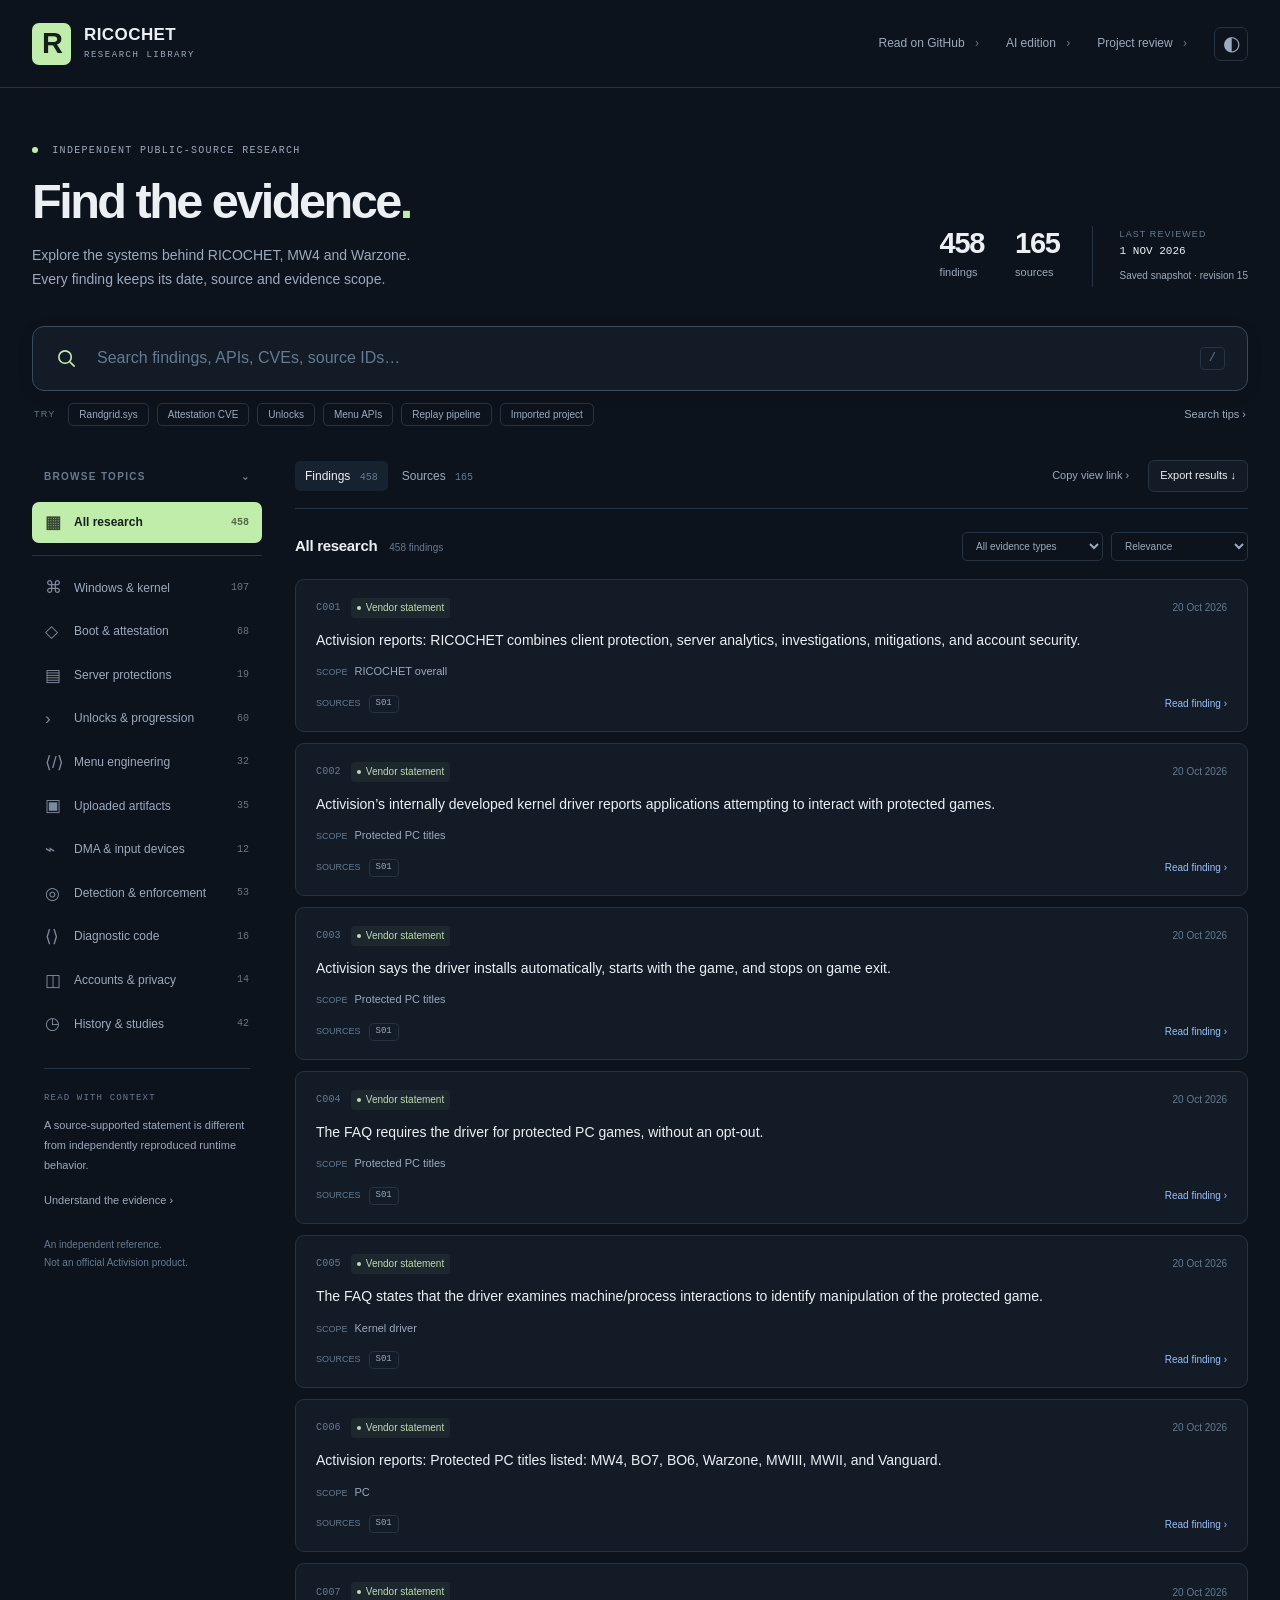
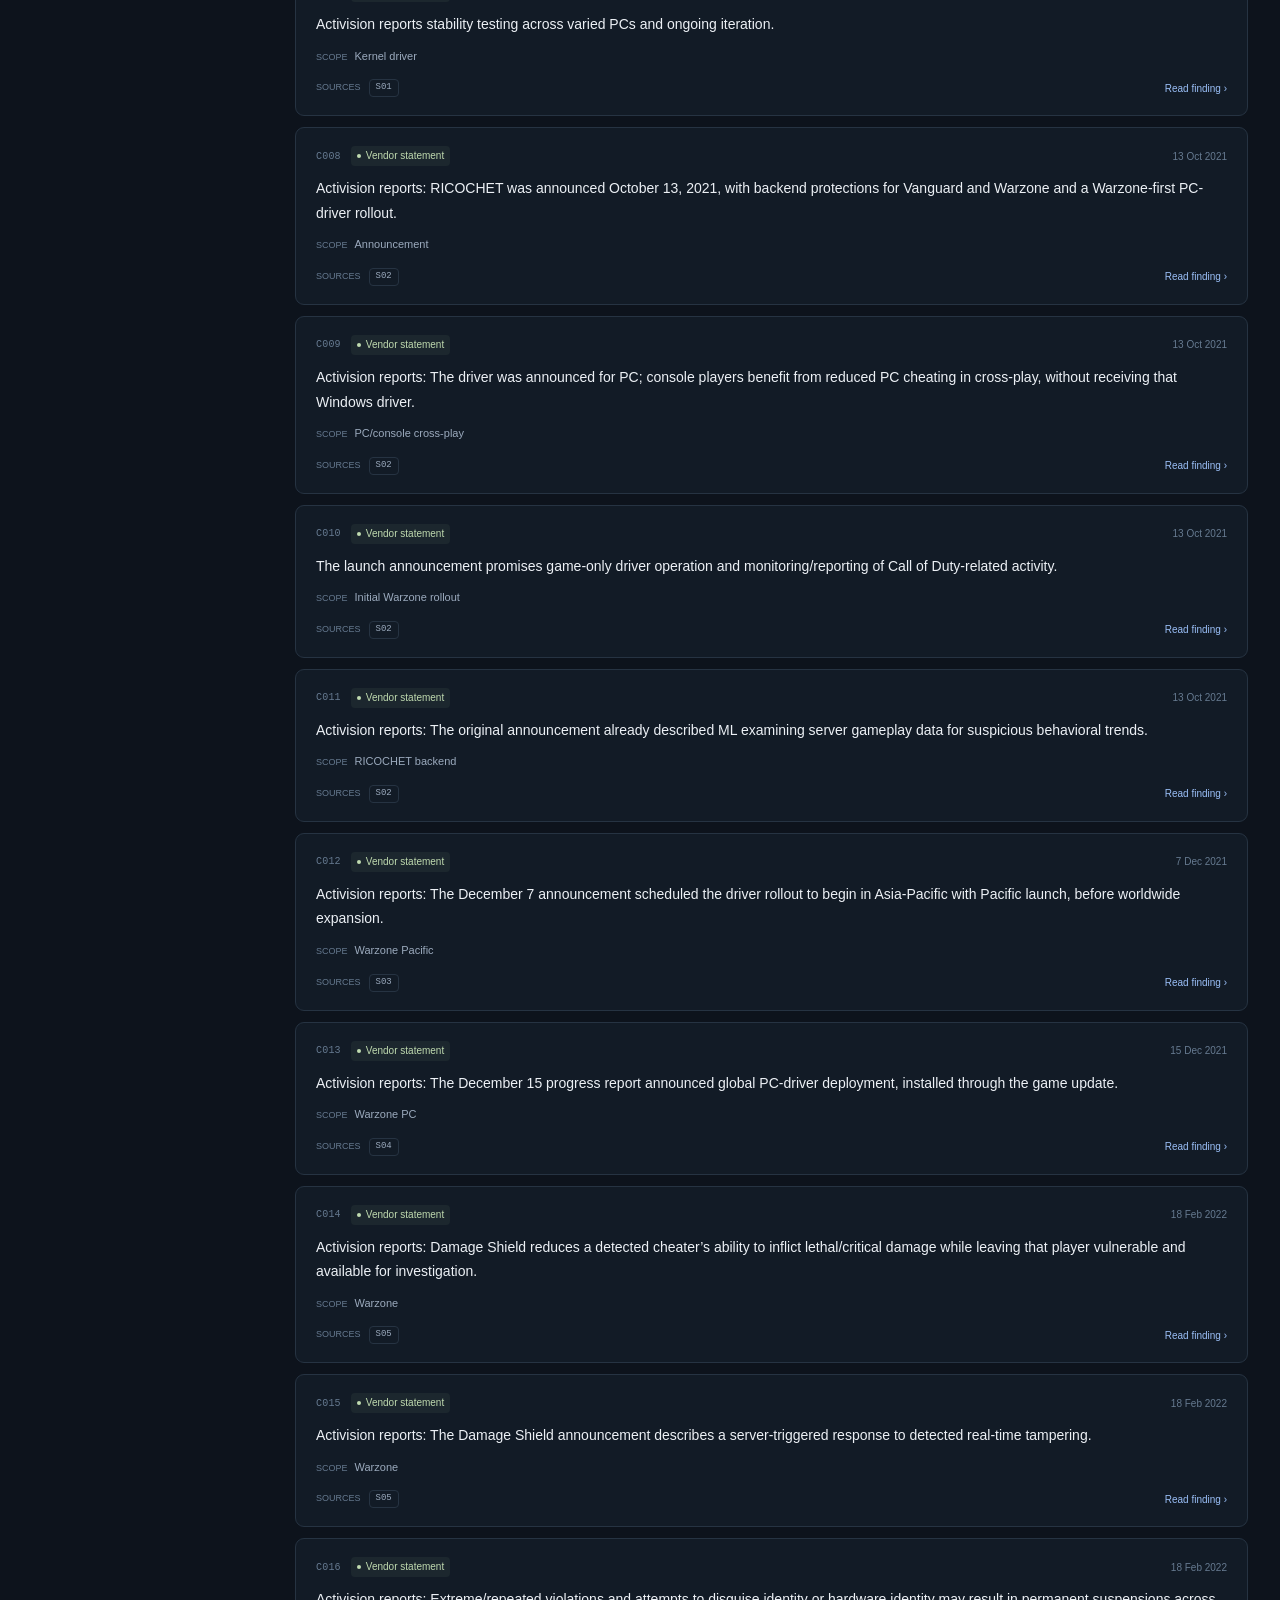
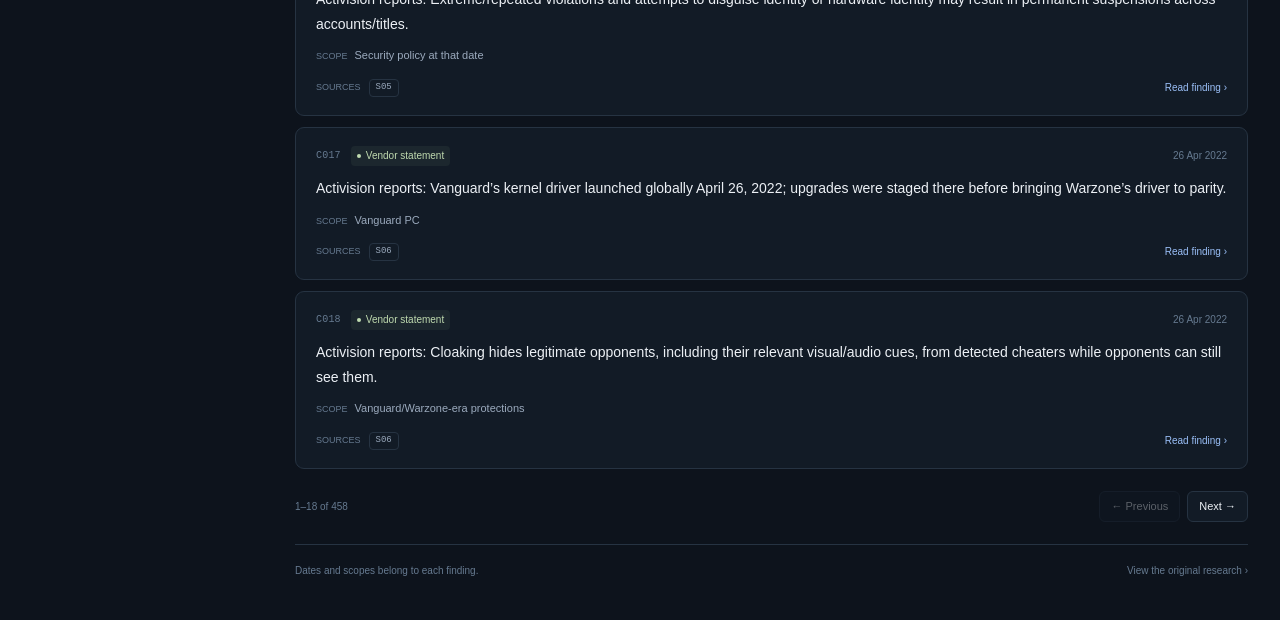
<file: index.html>
<!doctype html>
<html lang="en">
<head>
  <meta charset="utf-8">
  <meta name="viewport" content="width=device-width, initial-scale=1">
  <meta name="description" content="Search the RICOCHET research library. Explore dated findings about kernel drivers, attestation, Warzone and MW4 with original sources and evidence labels.">
  <meta name="theme-color" content="#0d131c">
  <meta http-equiv="Content-Security-Policy" content="default-src 'self'; connect-src 'self' https://raw.githubusercontent.com; script-src 'self'; style-src 'self'; img-src 'self' data:; base-uri 'self'; object-src 'none'">
  <title>RICOCHET Research — Explore the evidence</title>
  <link rel="icon" href="data:image/svg+xml,%3Csvg xmlns='http://www.w3.org/2000/svg' viewBox='0 0 64 64'%3E%3Crect width='64' height='64' rx='14' fill='%23c0edaa'/%3E%3Ctext x='32' y='45' font-family='sans-serif' font-weight='800' font-size='44' text-anchor='middle' fill='%230d131c'%3ER%3C/text%3E%3C/svg%3E">
  <link rel="stylesheet" href="app.css">
  <script src="app.js" defer></script>
</head>
<body>
  <a class="skip-link" href="#results">Skip to results</a>
  <header class="topbar">
    <a class="brand" href="./" aria-label="RICOCHET Research home"><span class="brand-mark">R</span><span>RICOCHET<span class="brand-sub">RESEARCH LIBRARY</span></span></a>
    <nav class="toplinks" aria-label="Project links">
      <a href="https://github.com/ll2Rawll/ricochet-research#readme" target="_blank" rel="noopener">Read on GitHub <span aria-hidden="true">›</span></a>
      <a href="https://raw.githubusercontent.com/ll2Rawll/ricochet-research/main/ricochet.jsonl" target="_blank" rel="noopener" class="ai-link">AI edition <span aria-hidden="true">›</span></a>
      <a href="https://github.com/ll2Rawll/ricochet-research/tree/main/research/laith-km-driver-review" target="_blank" rel="noopener">Project review <span aria-hidden="true">›</span></a>
      <button class="icon-button" id="theme" aria-label="Switch to light theme" title="Switch color theme">◐</button>
    </nav>
  </header>
  <main>
    <section class="hero" aria-labelledby="hero-title">
      <div>
        <div class="eyebrow"><span class="status-dot"></span> INDEPENDENT PUBLIC-SOURCE RESEARCH</div>
        <h1 id="hero-title">Find the evidence<span class="accent">.</span></h1>
        <p class="hero-copy">Explore the systems behind RICOCHET, MW4 and Warzone.<br class="desktop-break"> Every finding keeps its date, source and evidence scope.</p>
      </div>
      <div class="collection-meta">
        <div class="stat"><strong id="total-findings">458</strong><span>findings</span></div>
        <div class="stat"><strong id="total-sources">165</strong><span>sources</span></div>
        <div class="reviewed"><span>LAST REVIEWED</span><strong id="reviewed">1 NOV 2026</strong><small id="revision">Research revision 15</small></div>
      </div>
    </section>
    <section class="search-region" aria-label="Search research">
      <form id="search-form" role="search">
        <svg class="search-icon" width="23" height="23" viewBox="0 0 24 24" fill="none" aria-hidden="true"><circle cx="10.5" cy="10.5" r="6.5" stroke="currentColor" stroke-width="1.7"/><path d="m16 16 4 4" stroke="currentColor" stroke-width="1.7" stroke-linecap="round"/></svg>
        <label for="search" class="sr-only">Search findings, APIs, CVEs and sources</label>
        <input type="search" id="search" placeholder="Search findings, APIs, CVEs, source IDs…" autocomplete="off" spellcheck="false">
        <button type="button" id="clear-search" class="clear-search" aria-label="Clear search" hidden>×</button>
        <kbd class="search-shortcut" aria-hidden="true">/</kbd>
      </form>
      <div class="search-bottom"><div class="quick-searches"><span>TRY</span><button data-query="Randgrid.sys">Randgrid.sys</button><button data-query="CVE-2026-45642">Attestation CVE</button><button data-query="unlockall">Unlocks</button><button data-query="menu_development">Menu APIs</button><button data-query="replay_architecture">Replay pipeline</button><button data-query="A05">Imported project</button></div><button id="search-help" class="text-button" aria-expanded="false" aria-controls="search-tips">Search tips <span aria-hidden="true">›</span></button></div>
      <p id="search-tips" class="search-tips" hidden>Combine words to narrow results. Put a phrase in quotes for an exact phrase. Search a finding ID such as <code>C286</code>, a source such as <code>S84</code>, or an API name. Matches include finding text, scope, topic, cited sources and artifact evidence.</p>
    </section>
    <div class="workspace">
      <aside class="sidebar" aria-label="Research navigation">
        <details class="topic-disclosure" open>
          <summary>Browse topics <span aria-hidden="true">⌄</span></summary>
          <nav id="categories" aria-label="Research topics"></nav>
        </details>
        <div class="evidence-note"><div class="eyebrow">READ WITH CONTEXT</div><p>A source-supported statement is different from independently reproduced runtime behavior.</p><button id="evidence-guide" class="text-button">Understand the evidence <span aria-hidden="true">›</span></button></div>
        <div class="sidebar-bottom">An independent reference.<br>Not an official Activision product.</div>
      </aside>
      <section class="content" aria-label="Research results">
        <div class="content-top">
          <div class="view-switch" role="group" aria-label="Choose content"><button id="findings-tab" aria-pressed="true">Findings <span id="findings-tab-count">458</span></button><button id="sources-tab" aria-pressed="false">Sources <span id="sources-tab-count">165</span></button></div>
          <div class="utility-actions"><button id="share" class="text-button">Copy view link <span aria-hidden="true">›</span></button><button id="export" class="small-button">Export results <span aria-hidden="true">↓</span></button></div>
        </div>
        <div class="filterbar">
          <div class="result-heading"><h2 id="category-title">All research</h2><span id="result-count" role="status" aria-live="polite">Loading research…</span></div>
          <div class="filters"><label for="level" class="sr-only">Filter by evidence type</label><select id="level"><option value="all">All evidence types</option><option value="V">Vendor statements</option><option value="P">Platform references</option><option value="O">Static observations</option><option value="R">Historical studies</option><option value="A">Artifact contents</option></select><label for="sort" class="sr-only">Sort results</label><select id="sort"><option value="relevance">Relevance</option><option value="newest">Newest date first</option><option value="oldest">Oldest date first</option><option value="id">Finding / source ID</option></select></div>
        </div>
        <div id="active-filters" class="active-filters" hidden></div>
        <div id="results" class="results" tabindex="-1"><div class="loading-card">Opening the research library…</div></div>
        <div id="pagination" class="pagination"></div>
        <div class="content-footer"><span>Dates and scopes belong to each finding.</span><a href="https://github.com/ll2Rawll/ricochet-research" target="_blank" rel="noopener">View the original research ›</a></div>
      </section>
    </div>
  </main>
  <dialog id="detail" aria-labelledby="detail-title"><div class="dialog-top"><span id="detail-kicker" class="eyebrow"></span><button id="close-detail" class="icon-button" aria-label="Close details">×</button></div><div id="detail-body"></div></dialog>
  <div id="toast" class="toast" role="status" aria-live="polite"></div>
  <noscript><p class="noscript">Enable JavaScript to search this reader, or <a href="https://github.com/ll2Rawll/ricochet-research#readme">read the complete GitHub edition</a>.</p></noscript>
</body>
</html>
</file>
<file: app.css>
:root{color-scheme:dark;--bg:#0d131c;--panel:#121b26;--panel-hover:#172230;--border:#263342;--text:#ecf0f5;--muted:#9baabd;--faint:#667a90;--accent:#c0edaa;--accent-ink:#152116;--blue:#9abff7;--shadow:0 18px 65px #0005;--radius:12px}
*{box-sizing:border-box}body{margin:0;background:var(--bg);color:var(--text);font-family:Inter,ui-sans-serif,-apple-system,BlinkMacSystemFont,"Segoe UI",sans-serif;font-size:14px;line-height:1.55;-webkit-font-smoothing:antialiased}body.light{color-scheme:light;--bg:#f5f6f3;--panel:#fff;--panel-hover:#f0f3ec;--border:#d9dfd7;--text:#17251c;--muted:#566859;--faint:#738277;--accent:#d0edbd;--accent-ink:#243b23;--blue:#275f9d;--shadow:0 18px 65px #17302018}a{color:inherit;text-decoration:none}button,input,select{font:inherit}button,a,input,select,summary{-webkit-tap-highlight-color:transparent}button{cursor:pointer}button{color:inherit}button:disabled{cursor:default;opacity:.35}button:focus-visible,a:focus-visible,summary:focus-visible,select:focus-visible{outline:2px solid var(--accent);outline-offset:4px}input:focus-visible{outline:none}.sr-only{position:absolute;width:1px;height:1px;padding:0;margin:-1px;overflow:hidden;clip:rect(0,0,0,0);white-space:nowrap;border:0}[hidden]{display:none!important}.skip-link{position:fixed;left:20px;top:-100px;background:var(--accent);color:var(--accent-ink);padding:12px;z-index:99}.skip-link:focus{top:15px}.topbar{height:88px;border-bottom:1px solid var(--border);display:flex;align-items:center;justify-content:space-between;padding:0 max(32px,calc((100vw - 1376px)/2));gap:20px}.brand{display:flex;align-items:center;gap:13px;line-height:1.1;font-size:17px;font-weight:760;letter-spacing:.025em}.brand-mark{width:39px;height:42px;display:flex;align-items:center;justify-content:center;background:var(--accent);color:var(--accent-ink);font-size:29px;font-weight:850;position:relative;border-radius:7px;letter-spacing:-.07em}.brand-mark>span{position:absolute;font-size:14px;top:3px;right:3px}.brand-sub{display:block;font-family:ui-monospace,SFMono-Regular,Consolas,monospace;font-size:9px;letter-spacing:.17em;color:var(--muted);margin-top:7px;font-weight:500}.toplinks{display:flex;align-items:center;gap:27px;color:var(--muted);font-size:12px}.toplinks>a:hover{color:var(--text)}.toplinks>a span{margin-left:7px;color:var(--faint)}.icon-button{width:34px;height:34px;display:inline-flex;align-items:center;justify-content:center;background:transparent;border:1px solid var(--border);border-radius:7px;font-size:20px}.icon-button:hover{background:var(--panel-hover)}main{max-width:1376px;margin:0 auto;padding:0 32px 42px}.hero{display:flex;justify-content:space-between;align-items:flex-end;gap:30px;padding:55px 0 34px}.eyebrow{font-family:ui-monospace,SFMono-Regular,Consolas,monospace;font-size:10px;letter-spacing:.13em;color:var(--muted);font-weight:500}.status-dot{display:inline-block;width:6px;height:6px;border-radius:50%;background:var(--accent);margin-right:7px;vertical-align:middle}h1{font-size:clamp(36px,3.8vw,54px);font-weight:620;letter-spacing:-.052em;line-height:1.12;margin:15px 0 15px}.accent{color:var(--accent)}.hero-copy{color:var(--muted);font-size:14px;margin:0;line-height:1.75}.collection-meta{display:flex;align-items:flex-start;gap:31px;padding-bottom:5px}.stat strong{display:block;font-size:29px;line-height:1.2;font-weight:550;letter-spacing:-.045em}.stat span{color:var(--muted);font-size:11px}.reviewed{border-left:1px solid var(--border);padding-left:27px;margin-left:1px;line-height:1.8}.reviewed>span{font-size:9px;letter-spacing:.12em;color:var(--faint);display:block}.reviewed strong{display:block;font-family:ui-monospace,SFMono-Regular,Consolas,monospace;font-size:11px;font-weight:500;white-space:nowrap}.reviewed small{font-size:10px;color:var(--muted)}.search-region{margin-bottom:34px}#search-form{height:65px;display:flex;align-items:center;gap:17px;border:1px solid #3a4b5e;background:var(--panel);padding:0 22px;border-radius:var(--radius);box-shadow:0 4px 18px #0001}#search-form:focus-within{border-color:var(--accent);box-shadow:0 0 0 3px #c0edaa0c}.search-icon{color:var(--accent);flex:none}#search{border:0;background:transparent;color:var(--text);font-size:16px;width:100%;height:100%;min-width:0}#search::placeholder{color:var(--faint)}#search::-webkit-search-cancel-button{display:none}.search-shortcut{padding:1px 8px;border:1px solid var(--border);border-radius:4px;font-size:12px;color:var(--faint)}.clear-search{border:0;background:transparent;color:var(--muted);font-size:24px;padding:2px 5px}.search-bottom{display:flex;align-items:center;justify-content:space-between;gap:20px;padding:12px 2px 0}.quick-searches{display:flex;align-items:center;gap:8px;flex-wrap:wrap}.quick-searches>span{font-size:9px;letter-spacing:.13em;color:var(--faint);margin-right:5px}.quick-searches>button{background:transparent;border:1px solid var(--border);border-radius:5px;font-size:10px;color:var(--muted);padding:3px 10px}.quick-searches>button:hover{color:var(--text);border-color:var(--muted)}.text-button{border:0;background:none;color:var(--muted);padding:0;font-size:11px;white-space:nowrap}.text-button:hover{color:var(--text)}.search-tips{color:var(--muted);font-size:12px;background:var(--panel);border:1px solid var(--border);padding:14px 17px;border-radius:7px;margin:12px 0 0}.workspace{display:grid;grid-template-columns:230px minmax(0,1fr);gap:33px}.sidebar{padding-top:3px}.topic-disclosure{position:sticky;top:24px}.topic-disclosure summary{display:flex;justify-content:space-between;list-style:none;text-transform:uppercase;letter-spacing:.13em;color:var(--faint);font-size:10px;font-weight:600;padding:6px 12px 17px;pointer-events:auto;cursor:pointer}.topic-disclosure summary::-webkit-details-marker{display:none}.topic-disclosure summary>span{display:block}.category{display:flex;width:100%;align-items:center;gap:11px;padding:10px 12px;border:1px solid transparent;border-radius:7px;color:var(--muted);background:none;text-align:left;font-size:12px;margin-bottom:3px;transition:background .12s}.category:hover{background:var(--panel);color:var(--text)}.category[aria-current=true]{background:var(--accent);color:var(--accent-ink);font-weight:650}.category-symbol{font-size:17px;line-height:1;width:18px;opacity:.8;flex:none}.category-count{font-family:ui-monospace,SFMono-Regular,Consolas,monospace;font-size:10px;margin-left:auto;opacity:.65}.category-divider{height:1px;background:var(--border);margin:12px 0}.evidence-note{border-top:1px solid var(--border);margin:24px 12px 0;padding-top:23px}.evidence-note .eyebrow{font-size:9px;color:var(--faint)}.evidence-note p{font-size:11px;line-height:1.8;color:var(--muted);margin:10px 0 14px}.sidebar-bottom{font-size:10px;color:var(--faint);line-height:1.8;padding:25px 12px}.content-top{display:flex;justify-content:space-between;align-items:center;gap:16px;padding-bottom:16px;border-bottom:1px solid var(--border)}.view-switch{display:flex;gap:4px}.view-switch>button{background:none;border:0;border-radius:5px;color:var(--muted);font-size:12px;padding:6px 10px}.view-switch>button[aria-pressed=true]{background:var(--panel-hover);color:var(--text)}.view-switch span{font-size:10px;color:var(--faint);margin-left:6px;font-family:ui-monospace,SFMono-Regular,Consolas,monospace}.utility-actions{display:flex;gap:19px;align-items:center}.small-button{background:var(--panel);border:1px solid var(--border);border-radius:6px;padding:6px 11px;font-size:11px}.small-button:hover{background:var(--panel-hover);border-color:var(--muted)}.filterbar{display:flex;align-items:center;justify-content:space-between;gap:14px;padding:23px 0 18px}.result-heading{display:flex;align-items:baseline;gap:12px;min-width:0}.result-heading h2{font-size:15px;margin:0;font-weight:550;letter-spacing:-.02em}.result-heading>span{font-size:10px;color:var(--faint);white-space:nowrap}.filters{display:flex;gap:8px}select{background:var(--bg);border:1px solid var(--border);color:var(--muted);border-radius:5px;font-size:10px;padding:7px 22px 7px 9px;max-width:160px;min-width:0}.active-filters{display:flex;gap:8px;align-items:center;flex-wrap:wrap;margin:-3px 0 16px}.filter-pill{border:1px solid var(--border);background:var(--panel);border-radius:5px;font-size:10px;padding:4px 8px;color:var(--muted)}.filter-pill>span{padding-left:7px;color:var(--faint)}.active-filters .reset{font-size:10px;margin-left:4px}.results{display:flex;flex-direction:column;gap:11px;outline:0}.result-card{border:1px solid var(--border);background:var(--panel);border-radius:9px;padding:18px 20px;transition:border-color .15s}.result-card:hover{border-color:#4a5d6b}.card-meta{display:flex;align-items:center;gap:10px;margin-bottom:10px}.finding-id{font-family:ui-monospace,SFMono-Regular,Consolas,monospace;color:var(--faint);font-size:10px;letter-spacing:.02em}.badge{display:inline-flex;align-items:center;gap:5px;border-radius:4px;padding:2px 6px;font-size:10px;font-weight:500;line-height:1.6;background:#98b9e917;color:#a3c9ff;white-space:nowrap}.badge::before{content:"";width:4px;height:4px;border-radius:50%;background:currentColor}.badge-V{color:#c0dbb0;background:#b4df9b10}.badge-O{color:#c8b0f6;background:#b391f415}.badge-R{color:#d9bf8e;background:#d5ae6814}.badge-A{color:#b7c1cd;background:#b1c2d010}.light .badge{color:#325d92;background:#eaf0fa}.light .badge-V{color:#41672b;background:#edf5e5}.light .badge-O{color:#76519e;background:#f2ecfa}.light .badge-R{color:#865c23;background:#f7f0e2}.light .badge-A{color:#576570;background:#eef1f3}.card-date{font-size:10px;color:var(--faint);margin-left:auto;white-space:nowrap}.card-text{font-size:14px;line-height:1.75;margin:0;color:var(--text);font-weight:420}.card-scope{margin:10px 0 0;color:var(--muted);font-size:11px;line-height:1.7;display:flex;align-items:baseline;gap:7px}.card-scope>span{font-size:9px;color:var(--faint);flex:none}.card-bottom{display:flex;align-items:center;justify-content:space-between;gap:12px;margin-top:14px}.citation-group{display:flex;gap:6px;align-items:center;flex-wrap:wrap}.citation-group>span{font-size:9px;color:var(--faint);margin-right:2px}.citation{font-family:ui-monospace,SFMono-Regular,Consolas,monospace;font-size:9px;color:var(--muted);border:1px solid var(--border);background:transparent;padding:1px 6px;border-radius:4px;cursor:pointer}.citation:hover{color:var(--text);border-color:var(--muted)}.detail-button{font-size:10px;color:var(--blue);border:0;padding:0;background:none;white-space:nowrap}.card-text mark{background:#c0edaa2a;color:var(--text);border-radius:2px;padding:0 1px}.source-title{font-size:14px;font-weight:550;line-height:1.55;margin:0 0 7px}.source-kind{font-size:9px;color:var(--muted);text-transform:uppercase;letter-spacing:.07em}.source-url{font-size:10px;color:var(--blue);overflow-wrap:anywhere;word-break:break-word}.empty-state{border:1px dashed var(--border);padding:60px 25px;border-radius:9px;text-align:center}.empty-state h3{font-size:18px;font-weight:500;margin:0 0 9px}.empty-state p{font-size:12px;color:var(--muted);margin:0 0 18px}.empty-symbol{font-size:32px;color:var(--faint);margin-bottom:15px}.loading-card{padding:45px;color:var(--muted);border:1px solid var(--border);border-radius:9px}.pagination{display:flex;align-items:center;justify-content:space-between;padding:22px 0;gap:20px}.pagination>span{font-size:10px;color:var(--faint)}.page-buttons{display:flex;gap:7px}.content-footer{border-top:1px solid var(--border);padding-top:18px;display:flex;justify-content:space-between;gap:20px;font-size:10px;color:var(--faint)}.content-footer>a:hover{color:var(--text)}dialog{background:var(--panel);border:1px solid #4a5d6b;border-radius:14px;box-shadow:var(--shadow);padding:0;color:var(--text);max-width:740px;width:calc(100% - 36px);max-height:87vh;overflow:auto}dialog::backdrop{background:#060b13ba;backdrop-filter:blur(5px)}.dialog-top{position:sticky;top:0;display:flex;align-items:center;justify-content:space-between;padding:19px 25px;background:var(--panel);border-bottom:1px solid var(--border);z-index:1}#detail-body{padding:27px}.detail-title{font-size:25px;font-weight:550;letter-spacing:-.035em;line-height:1.35;margin:0 0 18px;overflow-wrap:anywhere}.detail-text{font-size:15px;line-height:1.9;margin:18px 0}.detail-scope{border-left:2px solid var(--accent);padding:5px 0 5px 15px;color:var(--muted);font-size:12px;line-height:1.85;margin:22px 0}.detail-label{font-size:9px;text-transform:uppercase;letter-spacing:.12em;color:var(--faint);margin-bottom:7px;display:block}.detail-section{margin:26px 0 0}.detail-section h3{font-size:13px;font-weight:600;margin:0 0 12px}.source-ref{display:block;border:1px solid var(--border);border-radius:7px;padding:13px 15px;margin:9px 0;color:var(--text);font-size:12px}.source-ref:hover{background:var(--panel-hover)}.source-ref small{display:block;color:var(--muted);font-size:10px;margin-top:5px;overflow-wrap:anywhere}.detail-actions{display:flex;gap:8px;margin-top:25px;flex-wrap:wrap}pre{white-space:pre-wrap;overflow-wrap:anywhere;font-size:10px;color:var(--muted);padding:15px;background:var(--bg);border:1px solid var(--border);border-radius:6px;line-height:1.7}code{font-family:ui-monospace,SFMono-Regular,Consolas,monospace}#detail-body details{margin-top:22px;font-size:11px;color:var(--muted)}#detail-body details summary{cursor:pointer;padding:8px 0}.level-explanation{padding:16px 0;border-bottom:1px solid var(--border)}.level-explanation p{color:var(--muted);font-size:12px;line-height:1.8;margin:10px 0 0}.toast{position:fixed;bottom:26px;left:50%;transform:translate(-50%,15px);opacity:0;pointer-events:none;background:var(--accent);color:var(--accent-ink);border:1px solid #ffffff14;box-shadow:var(--shadow);border-radius:7px;font-size:12px;padding:11px 20px;transition:opacity .18s,transform .18s;z-index:5;max-width:90vw;text-align:center}.toast.visible{opacity:1;transform:translate(-50%,0)}.noscript{position:fixed;bottom:0;left:0;right:0;background:var(--panel);border-top:1px solid var(--border);padding:20px;text-align:center}.noscript a{color:var(--blue)}
@media(min-width:1450px){.hero{padding-top:65px}.workspace{gap:42px;grid-template-columns:238px minmax(0,1fr)}}
@media(max-width:1050px){.collection-meta{gap:20px}.reviewed{padding-left:19px}.workspace{grid-template-columns:205px minmax(0,1fr);gap:23px}.filterbar{align-items:flex-start;flex-direction:column;gap:12px}.filters{width:100%}.filters select{flex:1;max-width:none}.hero-copy{font-size:13px}.stat strong{font-size:25px}.result-heading{width:100%;justify-content:space-between}.topbar{padding:0 27px}.utility-actions{gap:13px}}
@media(max-width:760px){main{padding:0 18px 30px}.topbar{height:74px;padding:0 18px}.toplinks{gap:15px}.toplinks>a:first-child{display:none}.brand{font-size:15px}.brand-mark{width:33px;height:36px;font-size:24px}.brand-sub{font-size:8px;letter-spacing:.11em}.hero{padding:34px 0 27px;display:block}.hero h1{font-size:40px;margin-top:13px}.hero-copy{font-size:13px}.desktop-break{display:none}.collection-meta{margin-top:24px;gap:30px;align-items:center}.stat strong{font-size:25px}.reviewed{padding-left:25px}.reviewed strong{font-size:10px}.reviewed small{font-size:9px}.search-region{margin-bottom:22px}#search-form{height:57px;padding:0 15px;gap:12px}#search{font-size:13px}.search-shortcut{display:none}.search-bottom{align-items:flex-start}.quick-searches{gap:6px}.quick-searches>button{padding:3px 7px}.quick-searches>span{display:none}#search-help{font-size:10px;padding-top:4px}.workspace{display:block}.sidebar{padding-top:0;margin-bottom:20px}.topic-disclosure{position:static;border:1px solid var(--border);border-radius:8px;background:var(--panel)}.topic-disclosure summary{pointer-events:auto;cursor:pointer;padding:12px 14px;color:var(--muted);font-size:10px}.topic-disclosure summary>span{display:block}.topic-disclosure[open] summary{border-bottom:1px solid var(--border)}#categories{padding:9px;display:grid;grid-template-columns:1fr 1fr;gap:1px}.category{font-size:10px;padding:9px 8px;gap:7px;margin:0}.category-count{font-size:9px}.category-divider{display:none}.category-symbol{font-size:14px;width:16px}.evidence-note{margin:15px 0 0;padding:0;border:0;display:flex;align-items:center;gap:12px;justify-content:space-between}.evidence-note .eyebrow{display:none}.evidence-note p{font-size:10px;line-height:1.6;margin:0;max-width:260px}.evidence-note .text-button{font-size:9px;white-space:normal;text-align:right}.sidebar-bottom{display:none}.content-top{gap:8px;flex-wrap:wrap;padding-bottom:13px}.view-switch>button{padding:6px 8px;font-size:11px}.utility-actions{gap:10px}.utility-actions>.text-button{font-size:9px}.small-button{font-size:10px;padding:6px 9px}.filterbar{padding:19px 0 15px}.result-heading h2{font-size:14px}.card-meta{gap:8px}.card-date{font-size:9px}.badge{font-size:9px}.result-card{padding:16px}.card-text{font-size:13px;line-height:1.8}.card-scope{font-size:10px}.card-scope>span{font-size:8px}.content-footer{font-size:9px;gap:10px;line-height:1.6}.detail-title{font-size:21px}#detail-body{padding:22px}.detail-text{font-size:13px}.dialog-top{padding:15px 21px}}
@media(prefers-reduced-motion:reduce){*{transition:none!important;scroll-behavior:auto!important}}

.card-text,.source-title{overflow-wrap:anywhere}
</file>
